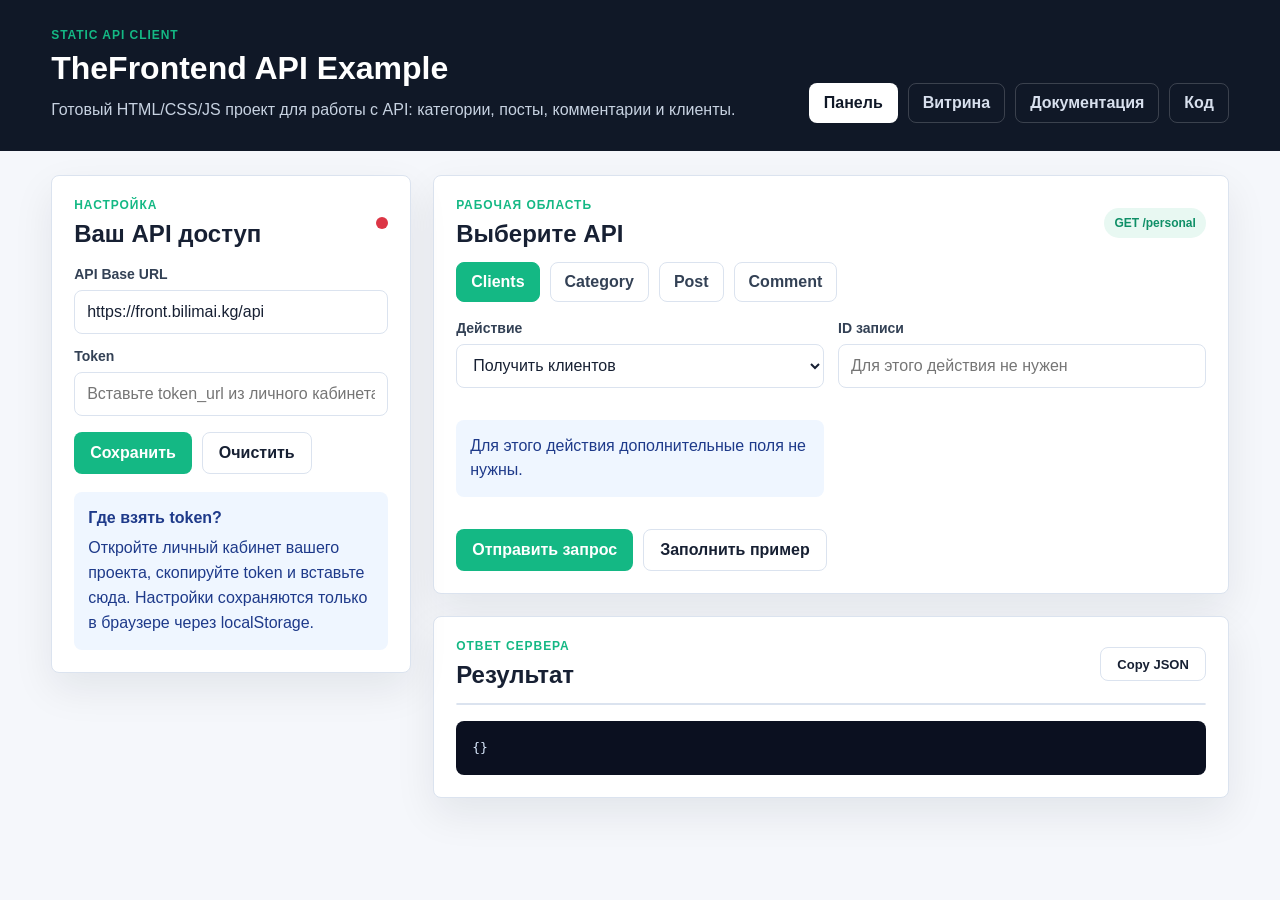
<file: index.html>
<!doctype html>
<html lang="ru">
<head>
  <meta charset="utf-8">
  <meta name="viewport" content="width=device-width, initial-scale=1">
  <title>TheFrontend API Example</title>
  <link rel="stylesheet" href="css/styles.css">
</head>
<body>
  <header class="topbar">
    <div>
      <p class="eyebrow">Static API client</p>
      <h1>TheFrontend API Example</h1>
      <p class="muted">Готовый HTML/CSS/JS проект для работы с API: категории, посты, комментарии и клиенты.</p>
    </div>
    <nav class="nav">
      <a class="nav-link active" href="index.html">Панель</a>
      <a class="nav-link" href="showcase.html">Витрина</a>
      <a class="nav-link" href="docs.html">Документация</a>
      <a class="nav-link" href="examples.html">Код</a>
    </nav>
  </header>

  <main class="app-shell">
    <aside class="panel settings-panel">
      <div class="panel-head">
        <div>
          <p class="eyebrow">Настройка</p>
          <h2>Ваш API доступ</h2>
        </div>
        <span class="status-dot" id="configStatus" title="Статус настройки"></span>
      </div>

      <label class="field">
        <span>API Base URL</span>
        <input id="apiBaseInput" type="url" value="https://front.bilimai.kg/api" placeholder="https://front.bilimai.kg/api">
      </label>

      <label class="field">
        <span>Token</span>
        <input id="tokenInput" type="text" placeholder="Вставьте token_url из личного кабинета">
      </label>

      <div class="button-row">
        <button class="btn primary" id="saveConfigBtn" type="button">Сохранить</button>
        <button class="btn ghost" id="clearConfigBtn" type="button">Очистить</button>
      </div>

      <div class="hint">
        <strong>Где взять token?</strong>
        <p>Откройте личный кабинет вашего проекта, скопируйте token и вставьте сюда. Настройки сохраняются только в браузере через localStorage.</p>
      </div>
    </aside>

    <section class="workspace">
      <div class="panel">
        <div class="panel-head compact">
          <div>
            <p class="eyebrow">Рабочая область</p>
            <h2>Выберите API</h2>
          </div>
          <span id="activeEndpoint" class="method-pill">GET</span>
        </div>

        <div class="tabs" role="tablist" aria-label="API sections">
          <button class="tab active" type="button" data-resource="clients">Clients</button>
          <button class="tab" type="button" data-resource="category">Category</button>
          <button class="tab" type="button" data-resource="post">Post</button>
          <button class="tab" type="button" data-resource="comment">Comment</button>
        </div>

        <div class="action-grid">
          <label class="field">
            <span>Действие</span>
            <select id="actionSelect"></select>
          </label>

          <label class="field">
            <span>ID записи</span>
            <input id="recordIdInput" type="number" placeholder="Нужно для show/update/delete">
          </label>
        </div>

        <form id="apiForm" class="form-grid"></form>

        <div class="button-row">
          <button class="btn primary" id="runRequestBtn" type="button">Отправить запрос</button>
          <button class="btn ghost" id="fillDemoBtn" type="button">Заполнить пример</button>
        </div>
        <div id="requestFormMessage" class="form-message hidden"></div>
      </div>

      <div class="panel result-panel">
        <div class="panel-head compact">
          <div>
            <p class="eyebrow">Ответ сервера</p>
            <h2>Результат</h2>
          </div>
          <button class="btn small" id="copyJsonBtn" type="button">Copy JSON</button>
        </div>

        <div id="messageBox" class="message hidden"></div>
        <div id="tableBox" class="table-wrap"></div>
        <pre class="json-box"><code id="jsonOutput">{}</code></pre>
      </div>
    </section>
  </main>

  <script src="js/api.js"></script>
  <script src="js/app.js"></script>
</body>
</html>
</file>
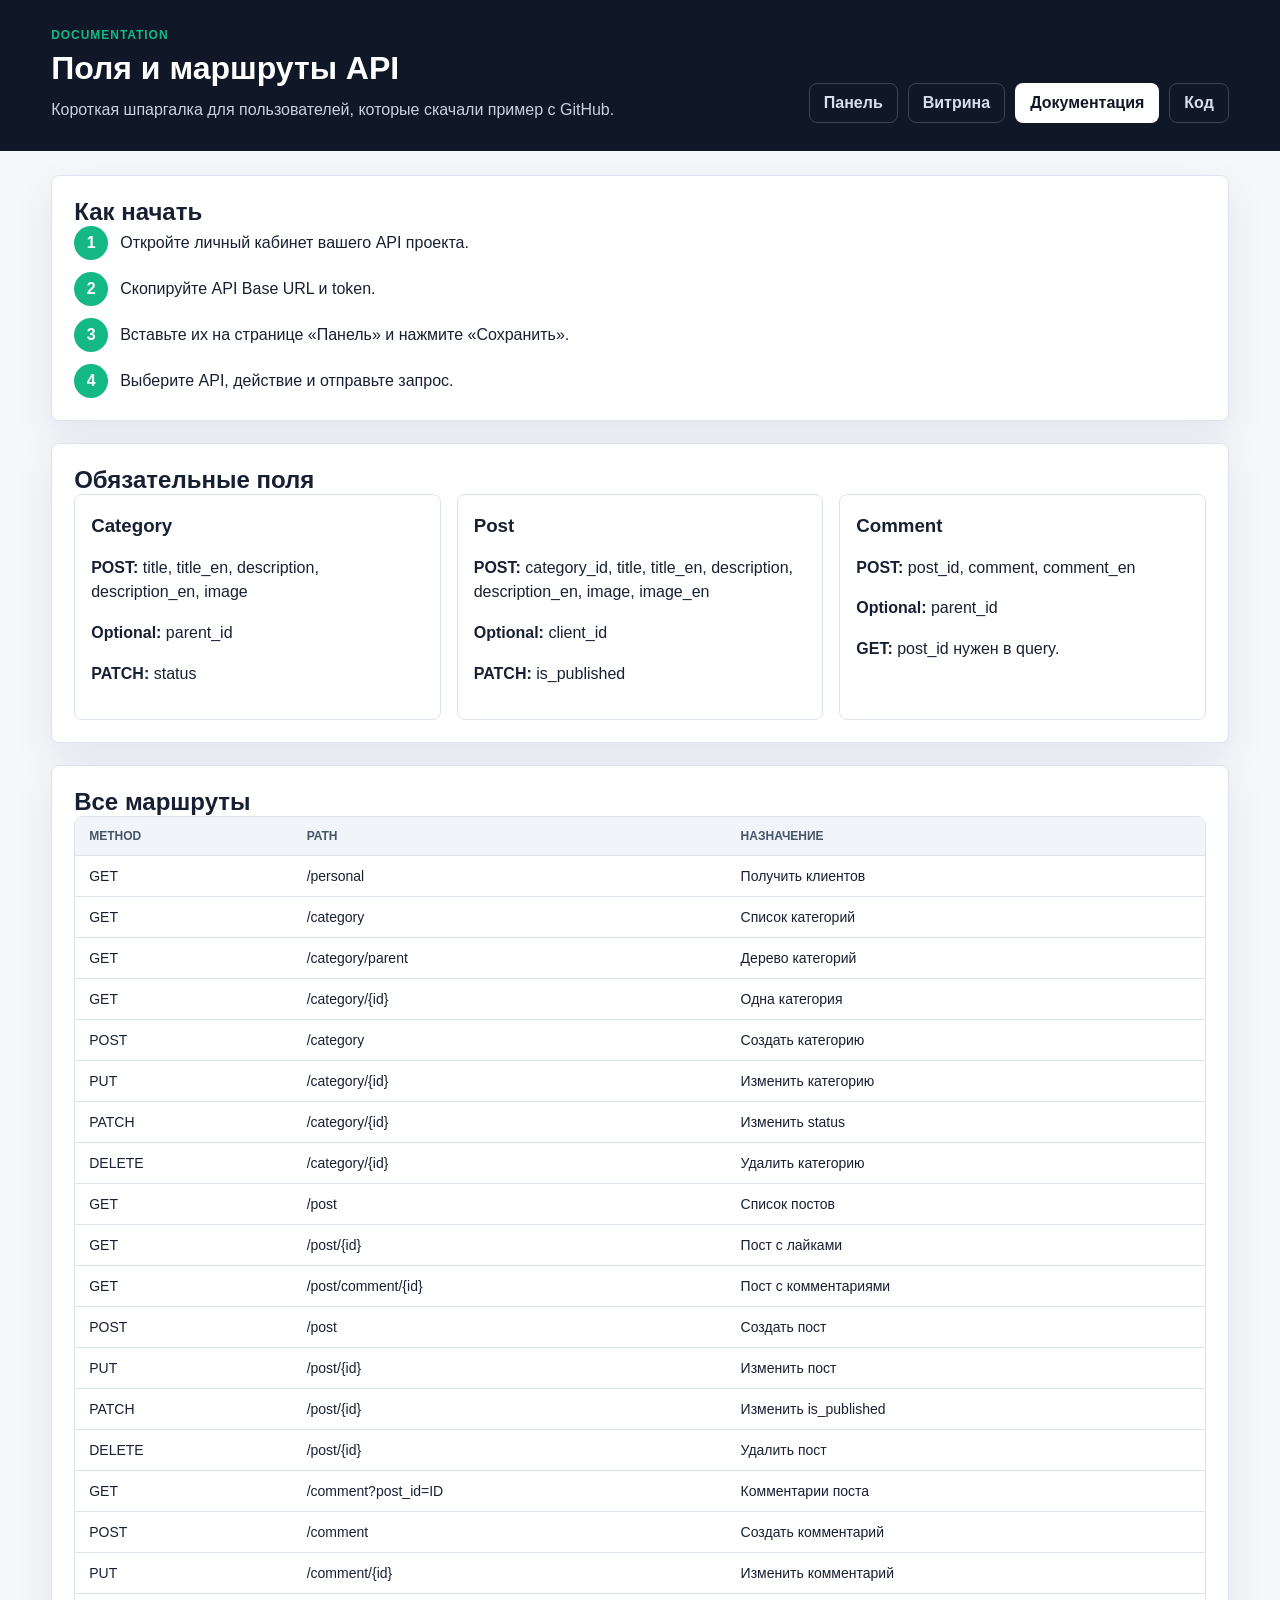
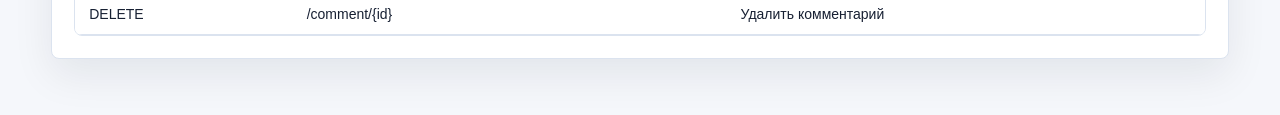
<file: docs.html>
<!doctype html>
<html lang="ru">
<head>
  <meta charset="utf-8">
  <meta name="viewport" content="width=device-width, initial-scale=1">
  <title>API Docs - TheFrontend Example</title>
  <link rel="stylesheet" href="css/styles.css">
</head>
<body>
  <header class="topbar">
    <div>
      <p class="eyebrow">Documentation</p>
      <h1>Поля и маршруты API</h1>
      <p class="muted">Короткая шпаргалка для пользователей, которые скачали пример с GitHub.</p>
    </div>
    <nav class="nav">
      <a class="nav-link" href="index.html">Панель</a>
      <a class="nav-link" href="showcase.html">Витрина</a>
      <a class="nav-link active" href="docs.html">Документация</a>
      <a class="nav-link" href="examples.html">Код</a>
    </nav>
  </header>

  <main class="docs-layout">
    <section class="panel">
      <h2>Как начать</h2>
      <div class="steps">
        <div><strong>1</strong><span>Откройте личный кабинет вашего API проекта.</span></div>
        <div><strong>2</strong><span>Скопируйте API Base URL и token.</span></div>
        <div><strong>3</strong><span>Вставьте их на странице «Панель» и нажмите «Сохранить».</span></div>
        <div><strong>4</strong><span>Выберите API, действие и отправьте запрос.</span></div>
      </div>
    </section>

    <section class="panel">
      <h2>Обязательные поля</h2>
      <div class="cards-3">
        <article class="mini-card">
          <h3>Category</h3>
          <p><b>POST:</b> title, title_en, description, description_en, image</p>
          <p><b>Optional:</b> parent_id</p>
          <p><b>PATCH:</b> status</p>
        </article>
        <article class="mini-card">
          <h3>Post</h3>
          <p><b>POST:</b> category_id, title, title_en, description, description_en, image, image_en</p>
          <p><b>Optional:</b> client_id</p>
          <p><b>PATCH:</b> is_published</p>
        </article>
        <article class="mini-card">
          <h3>Comment</h3>
          <p><b>POST:</b> post_id, comment, comment_en</p>
          <p><b>Optional:</b> parent_id</p>
          <p><b>GET:</b> post_id нужен в query.</p>
        </article>
      </div>
    </section>

    <section class="panel">
      <h2>Все маршруты</h2>
      <div class="table-wrap">
        <table>
          <thead>
            <tr>
              <th>Method</th>
              <th>Path</th>
              <th>Назначение</th>
            </tr>
          </thead>
          <tbody>
            <tr><td>GET</td><td>/personal</td><td>Получить клиентов</td></tr>
            <tr><td>GET</td><td>/category</td><td>Список категорий</td></tr>
            <tr><td>GET</td><td>/category/parent</td><td>Дерево категорий</td></tr>
            <tr><td>GET</td><td>/category/{id}</td><td>Одна категория</td></tr>
            <tr><td>POST</td><td>/category</td><td>Создать категорию</td></tr>
            <tr><td>PUT</td><td>/category/{id}</td><td>Изменить категорию</td></tr>
            <tr><td>PATCH</td><td>/category/{id}</td><td>Изменить status</td></tr>
            <tr><td>DELETE</td><td>/category/{id}</td><td>Удалить категорию</td></tr>
            <tr><td>GET</td><td>/post</td><td>Список постов</td></tr>
            <tr><td>GET</td><td>/post/{id}</td><td>Пост с лайками</td></tr>
            <tr><td>GET</td><td>/post/comment/{id}</td><td>Пост с комментариями</td></tr>
            <tr><td>POST</td><td>/post</td><td>Создать пост</td></tr>
            <tr><td>PUT</td><td>/post/{id}</td><td>Изменить пост</td></tr>
            <tr><td>PATCH</td><td>/post/{id}</td><td>Изменить is_published</td></tr>
            <tr><td>DELETE</td><td>/post/{id}</td><td>Удалить пост</td></tr>
            <tr><td>GET</td><td>/comment?post_id=ID</td><td>Комментарии поста</td></tr>
            <tr><td>POST</td><td>/comment</td><td>Создать комментарий</td></tr>
            <tr><td>PUT</td><td>/comment/{id}</td><td>Изменить комментарий</td></tr>
            <tr><td>DELETE</td><td>/comment/{id}</td><td>Удалить комментарий</td></tr>
          </tbody>
        </table>
      </div>
    </section>
  </main>
</body>
</html>
</file>
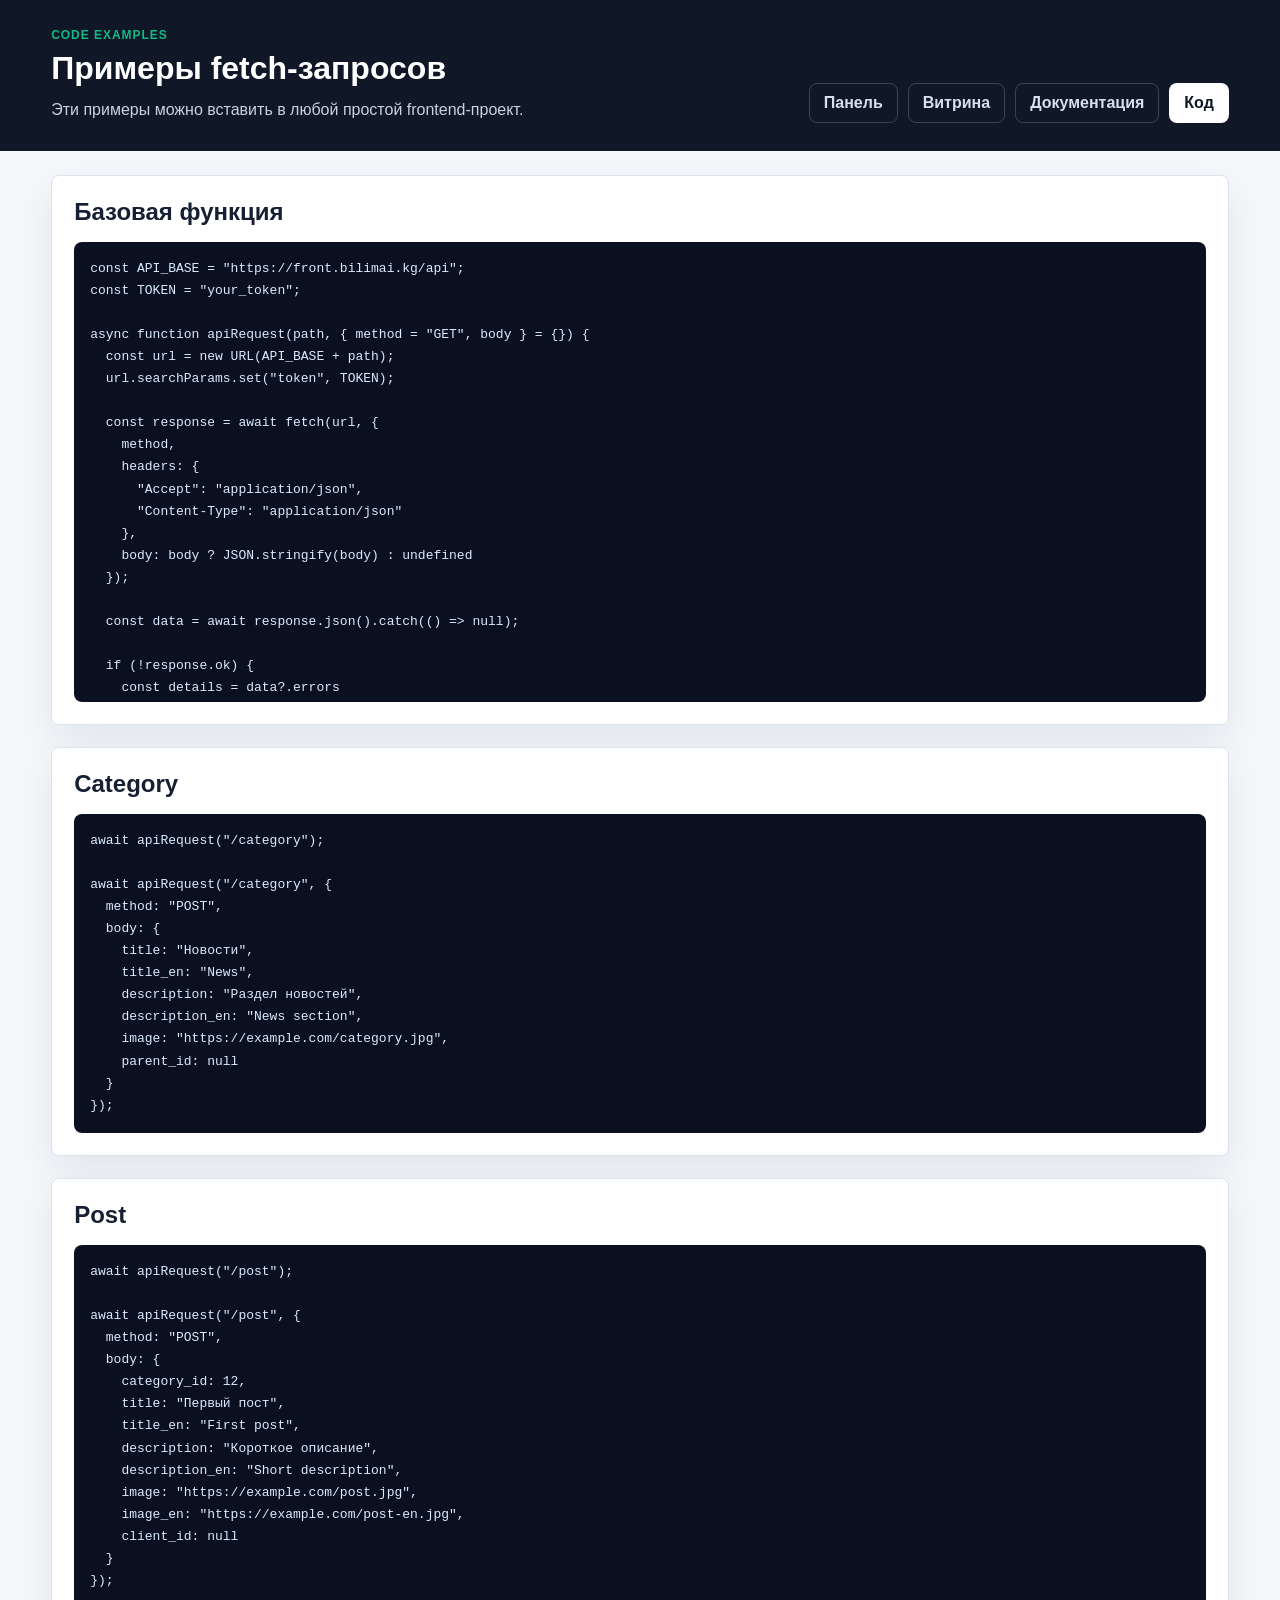
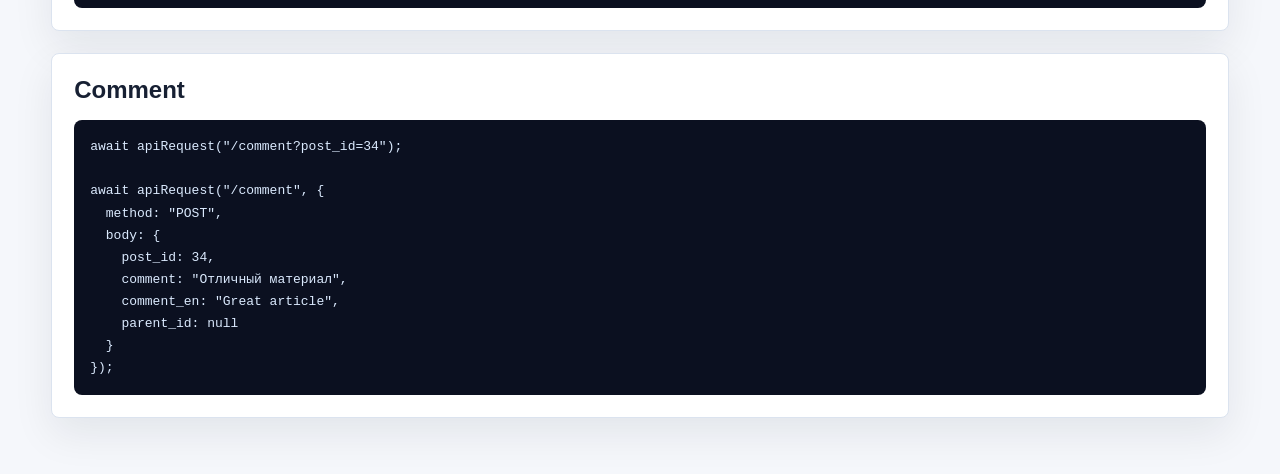
<file: examples.html>
<!doctype html>
<html lang="ru">
<head>
  <meta charset="utf-8">
  <meta name="viewport" content="width=device-width, initial-scale=1">
  <title>Code Examples - TheFrontend API</title>
  <link rel="stylesheet" href="css/styles.css">
</head>
<body>
  <header class="topbar">
    <div>
      <p class="eyebrow">Code examples</p>
      <h1>Примеры fetch-запросов</h1>
      <p class="muted">Эти примеры можно вставить в любой простой frontend-проект.</p>
    </div>
    <nav class="nav">
      <a class="nav-link" href="index.html">Панель</a>
      <a class="nav-link" href="showcase.html">Витрина</a>
      <a class="nav-link" href="docs.html">Документация</a>
      <a class="nav-link active" href="examples.html">Код</a>
    </nav>
  </header>

  <main class="docs-layout">
    <section class="panel">
      <h2>Базовая функция</h2>
      <pre class="json-box"><code>const API_BASE = "https://front.bilimai.kg/api";
const TOKEN = "your_token";

async function apiRequest(path, { method = "GET", body } = {}) {
  const url = new URL(API_BASE + path);
  url.searchParams.set("token", TOKEN);

  const response = await fetch(url, {
    method,
    headers: {
      "Accept": "application/json",
      "Content-Type": "application/json"
    },
    body: body ? JSON.stringify(body) : undefined
  });

  const data = await response.json().catch(() => null);

  if (!response.ok) {
    const details = data?.errors
      ? Object.entries(data.errors).map(([field, messages]) => `${field}: ${messages.join(", ")}`).join("\n")
      : "";

    throw new Error([data?.message || data?.error || `HTTP ${response.status}`, details].filter(Boolean).join("\n"));
  }

  return data;
}</code></pre>
    </section>

    <section class="panel">
      <h2>Category</h2>
      <pre class="json-box"><code>await apiRequest("/category");

await apiRequest("/category", {
  method: "POST",
  body: {
    title: "Новости",
    title_en: "News",
    description: "Раздел новостей",
    description_en: "News section",
    image: "https://example.com/category.jpg",
    parent_id: null
  }
});</code></pre>
    </section>

    <section class="panel">
      <h2>Post</h2>
      <pre class="json-box"><code>await apiRequest("/post");

await apiRequest("/post", {
  method: "POST",
  body: {
    category_id: 12,
    title: "Первый пост",
    title_en: "First post",
    description: "Короткое описание",
    description_en: "Short description",
    image: "https://example.com/post.jpg",
    image_en: "https://example.com/post-en.jpg",
    client_id: null
  }
});</code></pre>
    </section>

    <section class="panel">
      <h2>Comment</h2>
      <pre class="json-box"><code>await apiRequest("/comment?post_id=34");

await apiRequest("/comment", {
  method: "POST",
  body: {
    post_id: 34,
    comment: "Отличный материал",
    comment_en: "Great article",
    parent_id: null
  }
});</code></pre>
    </section>
  </main>
</body>
</html>
</file>
<file: css/styles.css>
/* Базовые стили проекта. Здесь нет сборщика: этот файл напрямую подключается в HTML. */
:root {
  --bg: #f5f7fb;
  --panel: #ffffff;
  --text: #172033;
  --muted: #637083;
  --line: #dbe3ef;
  --dark: #101827;
  --green: #14b884;
  --green-dark: #0f8f67;
  --blue: #2563eb;
  --red: #dc3545;
  --amber: #d97706;
  --shadow: 0 16px 40px rgba(15, 23, 42, 0.08);
}

* {
  box-sizing: border-box;
}

body {
  margin: 0;
  background: var(--bg);
  color: var(--text);
  font-family: Arial, Helvetica, sans-serif;
}

button,
input,
select {
  font: inherit;
}

.topbar {
  display: flex;
  align-items: flex-end;
  justify-content: space-between;
  gap: 24px;
  padding: 28px clamp(18px, 4vw, 56px);
  background: var(--dark);
  color: #fff;
}

.topbar h1,
.panel h2,
.panel h3 {
  margin: 0;
}

.eyebrow {
  margin: 0 0 8px;
  color: var(--green);
  font-size: 12px;
  font-weight: 800;
  letter-spacing: 0.08em;
  text-transform: uppercase;
}

.muted {
  max-width: 760px;
  margin: 10px 0 0;
  color: #c7d2e1;
  line-height: 1.6;
}

.nav {
  display: flex;
  flex-wrap: wrap;
  gap: 10px;
}

.nav-link {
  display: inline-flex;
  align-items: center;
  min-height: 40px;
  padding: 0 14px;
  border: 1px solid rgba(255, 255, 255, 0.18);
  border-radius: 8px;
  color: #d8e0ee;
  text-decoration: none;
  font-weight: 700;
}

.nav-link.active,
.nav-link:hover {
  background: #fff;
  color: var(--dark);
}

.app-shell {
  display: grid;
  grid-template-columns: 360px minmax(0, 1fr);
  gap: 22px;
  padding: 24px clamp(18px, 4vw, 56px) 56px;
}

.workspace,
.docs-layout {
  display: grid;
  gap: 22px;
}

.docs-layout {
  padding: 24px clamp(18px, 4vw, 56px) 56px;
}

.panel {
  min-width: 0;
  padding: 22px;
  border: 1px solid var(--line);
  border-radius: 8px;
  background: var(--panel);
  box-shadow: var(--shadow);
}

.settings-panel {
  align-self: start;
  position: sticky;
  top: 18px;
}

.panel-head {
  display: flex;
  align-items: center;
  justify-content: space-between;
  gap: 18px;
  margin-bottom: 18px;
}

.panel-head.compact {
  margin-bottom: 14px;
}

.status-dot {
  width: 12px;
  height: 12px;
  border-radius: 50%;
  background: var(--red);
}

.status-dot.ready {
  background: var(--green);
}

.field {
  display: grid;
  gap: 8px;
  margin-bottom: 14px;
}

.field span {
  color: #334155;
  font-size: 14px;
  font-weight: 800;
}

.field input,
.field select {
  width: 100%;
  min-height: 44px;
  border: 1px solid var(--line);
  border-radius: 8px;
  padding: 0 12px;
  background: #fff;
  color: var(--text);
  outline: none;
}

.field input:focus,
.field select:focus {
  border-color: var(--green);
  box-shadow: 0 0 0 3px rgba(20, 184, 132, 0.15);
}

.field.invalid span {
  color: var(--red);
}

.field.invalid input,
.field.invalid select {
  border-color: var(--red);
  box-shadow: 0 0 0 3px rgba(220, 53, 69, 0.12);
}

.form-message {
  width: 100%;
  margin-top: 10px;
  padding: 11px 13px;
  border-radius: 8px;
  background: #ecfdf5;
  color: #065f46;
  font-size: 14px;
  font-weight: 800;
  line-height: 1.45;
}

.form-message.error {
  background: #fff1f2;
  color: #9f1239;
}

.form-message.success {
  background: #ecfdf5;
  color: #065f46;
}

.form-grid > .form-message,
.modal-actions + .form-message {
  grid-column: 1 / -1;
}

.button-row {
  display: flex;
  flex-wrap: wrap;
  gap: 10px;
  margin-top: 16px;
}

.btn {
  min-height: 42px;
  border: 0;
  border-radius: 8px;
  padding: 0 16px;
  cursor: pointer;
  font-weight: 800;
}

.btn.primary {
  background: var(--green);
  color: #fff;
}

.btn.primary:hover {
  background: var(--green-dark);
}

.btn.ghost,
.btn.small {
  border: 1px solid var(--line);
  background: #fff;
  color: var(--text);
}

.btn.danger {
  background: var(--red);
  color: #fff;
}

.btn.danger:hover {
  background: #b91c1c;
}

.btn.small {
  min-height: 34px;
  font-size: 13px;
}

.hint {
  margin-top: 18px;
  padding: 14px;
  border-radius: 8px;
  background: #eff6ff;
  color: #1e3a8a;
  line-height: 1.55;
}

.hint p {
  margin: 6px 0 0;
}

.tabs {
  display: flex;
  flex-wrap: wrap;
  gap: 10px;
  margin: 12px 0 18px;
}

.tab {
  min-height: 40px;
  border: 1px solid var(--line);
  border-radius: 8px;
  padding: 0 14px;
  background: #fff;
  cursor: pointer;
  font-weight: 800;
  color: #334155;
}

.tab.active {
  border-color: var(--green);
  background: var(--green);
  color: #fff;
}

.action-grid,
.form-grid {
  display: grid;
  grid-template-columns: repeat(2, minmax(0, 1fr));
  gap: 14px;
}

.method-pill {
  display: inline-flex;
  align-items: center;
  min-height: 30px;
  border-radius: 999px;
  padding: 0 10px;
  background: #e8f8f2;
  color: var(--green-dark);
  font-size: 12px;
  font-weight: 900;
}

.message {
  margin-bottom: 14px;
  padding: 12px 14px;
  border-radius: 8px;
  line-height: 1.5;
}

.message.success {
  background: #ecfdf5;
  color: #065f46;
}

.message.error {
  background: #fff1f2;
  color: #9f1239;
}

.hidden {
  display: none;
}

.table-wrap {
  overflow-x: auto;
  border: 1px solid var(--line);
  border-radius: 8px;
}

table {
  width: 100%;
  border-collapse: collapse;
  background: #fff;
}

th,
td {
  padding: 12px 14px;
  border-bottom: 1px solid var(--line);
  text-align: left;
  vertical-align: top;
  font-size: 14px;
}

th {
  background: #f1f5f9;
  color: #475569;
  font-size: 12px;
  text-transform: uppercase;
}

.json-box {
  margin: 16px 0 0;
  max-height: 460px;
  overflow: auto;
  border-radius: 8px;
  padding: 16px;
  background: #0b1020;
  color: #dbeafe;
  line-height: 1.7;
}

.cards-3 {
  display: grid;
  grid-template-columns: repeat(3, minmax(0, 1fr));
  gap: 16px;
}

.mini-card {
  padding: 16px;
  border: 1px solid var(--line);
  border-radius: 8px;
  background: #fff;
  line-height: 1.55;
}

.steps {
  display: grid;
  gap: 12px;
}

.steps div {
  display: grid;
  grid-template-columns: 34px minmax(0, 1fr);
  align-items: center;
  gap: 12px;
}

.steps strong {
  display: inline-flex;
  align-items: center;
  justify-content: center;
  width: 34px;
  height: 34px;
  border-radius: 50%;
  background: var(--green);
  color: #fff;
}

.showcase-topbar {
  background:
    linear-gradient(120deg, rgba(16, 24, 39, 0.92), rgba(15, 118, 110, 0.76)),
    url("https://images.unsplash.com/photo-1497366754035-f200968a6e72?w=1600") center/cover;
}

.showcase-page {
  display: grid;
  gap: 22px;
  padding: 24px clamp(18px, 4vw, 56px) 56px;
}

.showcase-hero {
  display: grid;
  grid-template-columns: minmax(0, 1fr) 360px;
  gap: 24px;
  align-items: stretch;
  min-height: 360px;
  border-radius: 8px;
  overflow: hidden;
  background:
    linear-gradient(120deg, rgba(15, 23, 42, 0.9), rgba(20, 184, 132, 0.62)),
    url("https://images.unsplash.com/photo-1518005020951-eccb494ad742?w=1600") center/cover;
  color: #fff;
  box-shadow: var(--shadow);
}

.showcase-hero-copy {
  display: flex;
  flex-direction: column;
  justify-content: center;
  padding: clamp(24px, 5vw, 54px);
}

.showcase-hero-copy h2 {
  max-width: 760px;
  margin: 0;
  font-size: clamp(34px, 5vw, 64px);
  line-height: 1.02;
}

.showcase-hero-copy p {
  max-width: 680px;
  margin: 18px 0 0;
  color: #dbeafe;
  font-size: 18px;
  line-height: 1.7;
}

.showcase-actions {
  display: flex;
  flex-wrap: wrap;
  gap: 12px;
  margin-top: 26px;
}

.showcase-actions a {
  text-decoration: none;
}

.showcase-hero-panel {
  margin: 24px;
  padding: 22px;
  border: 1px solid rgba(255, 255, 255, 0.16);
  border-radius: 8px;
  background: rgba(2, 6, 23, 0.58);
  backdrop-filter: blur(12px);
}

.showcase-hero-panel span {
  color: #a7f3d0;
  font-size: 12px;
  font-weight: 900;
  letter-spacing: 0.08em;
  text-transform: uppercase;
}

.showcase-hero-panel ul {
  display: grid;
  gap: 12px;
  margin: 18px 0 0;
  padding: 0;
  list-style: none;
}

.showcase-hero-panel li {
  padding: 10px 12px;
  border-radius: 8px;
  background: rgba(255, 255, 255, 0.1);
  font-family: Consolas, Monaco, monospace;
  font-size: 14px;
}

.showcase-status {
  border: 1px solid var(--line);
  border-radius: 8px;
  padding: 14px 16px;
  background: #eff6ff;
  color: #1e3a8a;
  font-weight: 700;
  line-height: 1.5;
}

.showcase-status.success {
  background: #ecfdf5;
  color: #065f46;
}

.showcase-status.error {
  background: #fff1f2;
  color: #9f1239;
}

.showcase-layout {
  display: grid;
  grid-template-columns: 280px minmax(0, 1fr) 390px;
  gap: 22px;
  align-items: start;
}

.showcase-sidebar,
.showcase-reader {
  position: sticky;
  top: 18px;
}

.showcase-category-list {
  display: grid;
  gap: 10px;
}

.showcase-category {
  display: grid;
  gap: 4px;
  width: 100%;
  border: 1px solid var(--line);
  border-radius: 8px;
  padding: 13px;
  background: #fff;
  color: var(--text);
  cursor: pointer;
  text-align: left;
}

.showcase-category:hover,
.showcase-category.selected {
  border-color: var(--green);
  box-shadow: 0 10px 24px rgba(20, 184, 132, 0.12);
}

.showcase-category.selected {
  background: #ecfdf5;
}

.showcase-category span {
  font-weight: 900;
}

.showcase-category small,
.muted-dark {
  color: var(--muted);
  line-height: 1.5;
}

.showcase-post-grid {
  display: grid;
  grid-template-columns: repeat(2, minmax(0, 1fr));
  gap: 16px;
}

.context-form {
  display: grid;
  gap: 12px;
  margin-top: 18px;
  padding: 16px;
  border: 1px solid var(--line);
  border-radius: 8px;
  background: #f8fafc;
}

.context-form h3 {
  margin: 0;
}

.context-form-head {
  display: flex;
  align-items: flex-start;
  justify-content: space-between;
  gap: 16px;
}

.context-empty {
  margin: 0 0 16px;
  padding: 14px 16px;
  border: 1px dashed var(--line);
  border-radius: 8px;
  background: #f8fafc;
  color: var(--muted);
  line-height: 1.55;
}

.showcase-post-card {
  overflow: hidden;
  border: 1px solid var(--line);
  border-radius: 8px;
  background: #fff;
  cursor: pointer;
  transition: transform 0.16s ease, box-shadow 0.16s ease, border-color 0.16s ease;
}

.showcase-post-card:hover,
.showcase-post-card.selected {
  border-color: var(--green);
  transform: translateY(-2px);
  box-shadow: 0 18px 32px rgba(15, 23, 42, 0.12);
}

.showcase-post-card img {
  display: block;
  width: 100%;
  aspect-ratio: 16 / 9;
  object-fit: cover;
}

.showcase-post-card div {
  padding: 16px;
}

.showcase-post-card h3 {
  margin: 12px 0 8px;
  font-size: 20px;
}

.showcase-post-card p {
  margin: 0;
  color: var(--muted);
  line-height: 1.6;
}

.post-card-link,
.back-link {
  display: inline-flex;
  align-items: center;
  margin-top: 12px;
  color: var(--green-dark);
  font-weight: 900;
  text-decoration: none;
}

.post-card-link:hover,
.back-link:hover {
  text-decoration: underline;
}

.post-page {
  display: grid;
  gap: 18px;
  max-width: 1120px;
  margin: 0 auto;
  padding: 24px clamp(18px, 4vw, 42px) 56px;
}

.post-topbar {
  background: #ffffff;
  color: var(--text);
  border-bottom: 1px solid var(--line);
}

.post-topbar .muted {
  color: var(--muted);
}

.post-topbar .nav-link {
  border-color: var(--line);
  color: #334155;
}

.post-topbar .nav-link.active,
.post-topbar .nav-link:hover {
  background: var(--dark);
  color: #fff;
}

.post-status {
  box-shadow: none;
}

.post-detail {
  overflow: hidden;
  padding: 0;
}

.minimal-post {
  border-bottom: 1px solid var(--line);
  background: transparent;
}

.post-detail-image {
  display: block;
  width: 100%;
  max-height: 460px;
  object-fit: cover;
  border-radius: 8px;
}

.post-detail-body {
  padding: clamp(22px, 4vw, 42px) 0;
}

.post-detail-body h2 {
  max-width: 860px;
  margin: 0;
  font-size: clamp(34px, 5vw, 58px);
  line-height: 1.08;
  letter-spacing: 0;
}

.post-detail-description {
  max-width: 760px;
  color: var(--muted);
  font-size: 18px;
  line-height: 1.8;
}

.post-detail-grid {
  display: grid;
  grid-template-columns: minmax(0, 1fr) 300px;
  gap: 28px;
  align-items: start;
}

.minimal-panel {
  box-shadow: none;
}

.post-actions-line {
  display: flex;
  flex-wrap: wrap;
  align-items: center;
  justify-content: space-between;
  gap: 14px;
  margin-top: 20px;
}

.showcase-reader-image {
  display: block;
  width: 100%;
  aspect-ratio: 16 / 10;
  object-fit: cover;
  border-radius: 8px;
  margin-bottom: 18px;
}

.showcase-reader h2 {
  margin-top: 0;
  font-size: 28px;
  line-height: 1.18;
}

.showcase-reader-text {
  color: var(--muted);
  line-height: 1.7;
}

.showcase-meta {
  display: flex;
  flex-wrap: wrap;
  gap: 8px;
  margin-top: 16px;
}

.showcase-meta span {
  border-radius: 999px;
  padding: 7px 10px;
  background: #f1f5f9;
  color: #475569;
  font-size: 12px;
  font-weight: 800;
}

.showcase-comments {
  margin-top: 24px;
  padding-top: 18px;
  border-top: 1px solid var(--line);
}

.showcase-comments h3 {
  margin-bottom: 14px;
}

.showcase-comment {
  padding: 13px;
  border: 1px solid var(--line);
  border-radius: 8px;
  background: #f8fafc;
}

.showcase-comment + .showcase-comment {
  margin-top: 10px;
}

.showcase-comment p {
  margin: 6px 0 0;
  color: var(--muted);
  line-height: 1.55;
}

.minimal-comment {
  border: 0;
  border-bottom: 1px solid var(--line);
  border-radius: 0;
  background: transparent;
  padding: 16px 0;
}

.minimal-comment + .minimal-comment {
  margin-top: 0;
}

.comment-compose {
  display: grid;
  gap: 12px;
  margin-bottom: 16px;
  padding: 14px;
  border: 1px solid var(--line);
  border-radius: 8px;
  background: #f8fafc;
}

.comment-row {
  display: flex;
  align-items: center;
  justify-content: space-between;
  gap: 12px;
}

.text-button {
  border: 0;
  background: transparent;
  color: var(--red);
  cursor: pointer;
  font-size: 12px;
  font-weight: 800;
}

.comment-tools {
  display: flex;
  align-items: center;
  gap: 10px;
}

.danger-text {
  color: var(--red);
}

.modal {
  position: fixed;
  inset: 0;
  z-index: 50;
  display: grid;
  place-items: center;
  padding: 20px;
  background: rgba(15, 23, 42, 0.48);
}

.modal.hidden {
  display: none;
}

.modal-card {
  width: min(760px, 100%);
  max-height: min(760px, 92vh);
  overflow: auto;
  border-radius: 8px;
  border: 1px solid var(--line);
  background: #fff;
  box-shadow: 0 30px 80px rgba(15, 23, 42, 0.28);
  padding: 22px;
}

.modal-head {
  display: flex;
  align-items: flex-start;
  justify-content: space-between;
  gap: 16px;
  margin-bottom: 18px;
}

.modal-head h2 {
  margin: 0;
}

.modal-close {
  display: inline-flex;
  align-items: center;
  justify-content: center;
  width: 36px;
  height: 36px;
  border: 1px solid var(--line);
  border-radius: 50%;
  background: #fff;
  cursor: pointer;
  color: var(--text);
  font-size: 22px;
  line-height: 1;
}

.modal-actions {
  grid-column: 1 / -1;
}

@media (max-width: 980px) {
  .topbar,
  .app-shell {
    grid-template-columns: 1fr;
  }

  .topbar {
    align-items: flex-start;
    flex-direction: column;
  }

  .settings-panel {
    position: static;
  }

  .cards-3,
  .action-grid,
  .form-grid,
  .showcase-hero,
  .showcase-layout,
  .showcase-post-grid,
  .post-detail-grid {
    grid-template-columns: 1fr;
  }

  .showcase-sidebar,
  .showcase-reader {
    position: static;
  }
}
</file>
